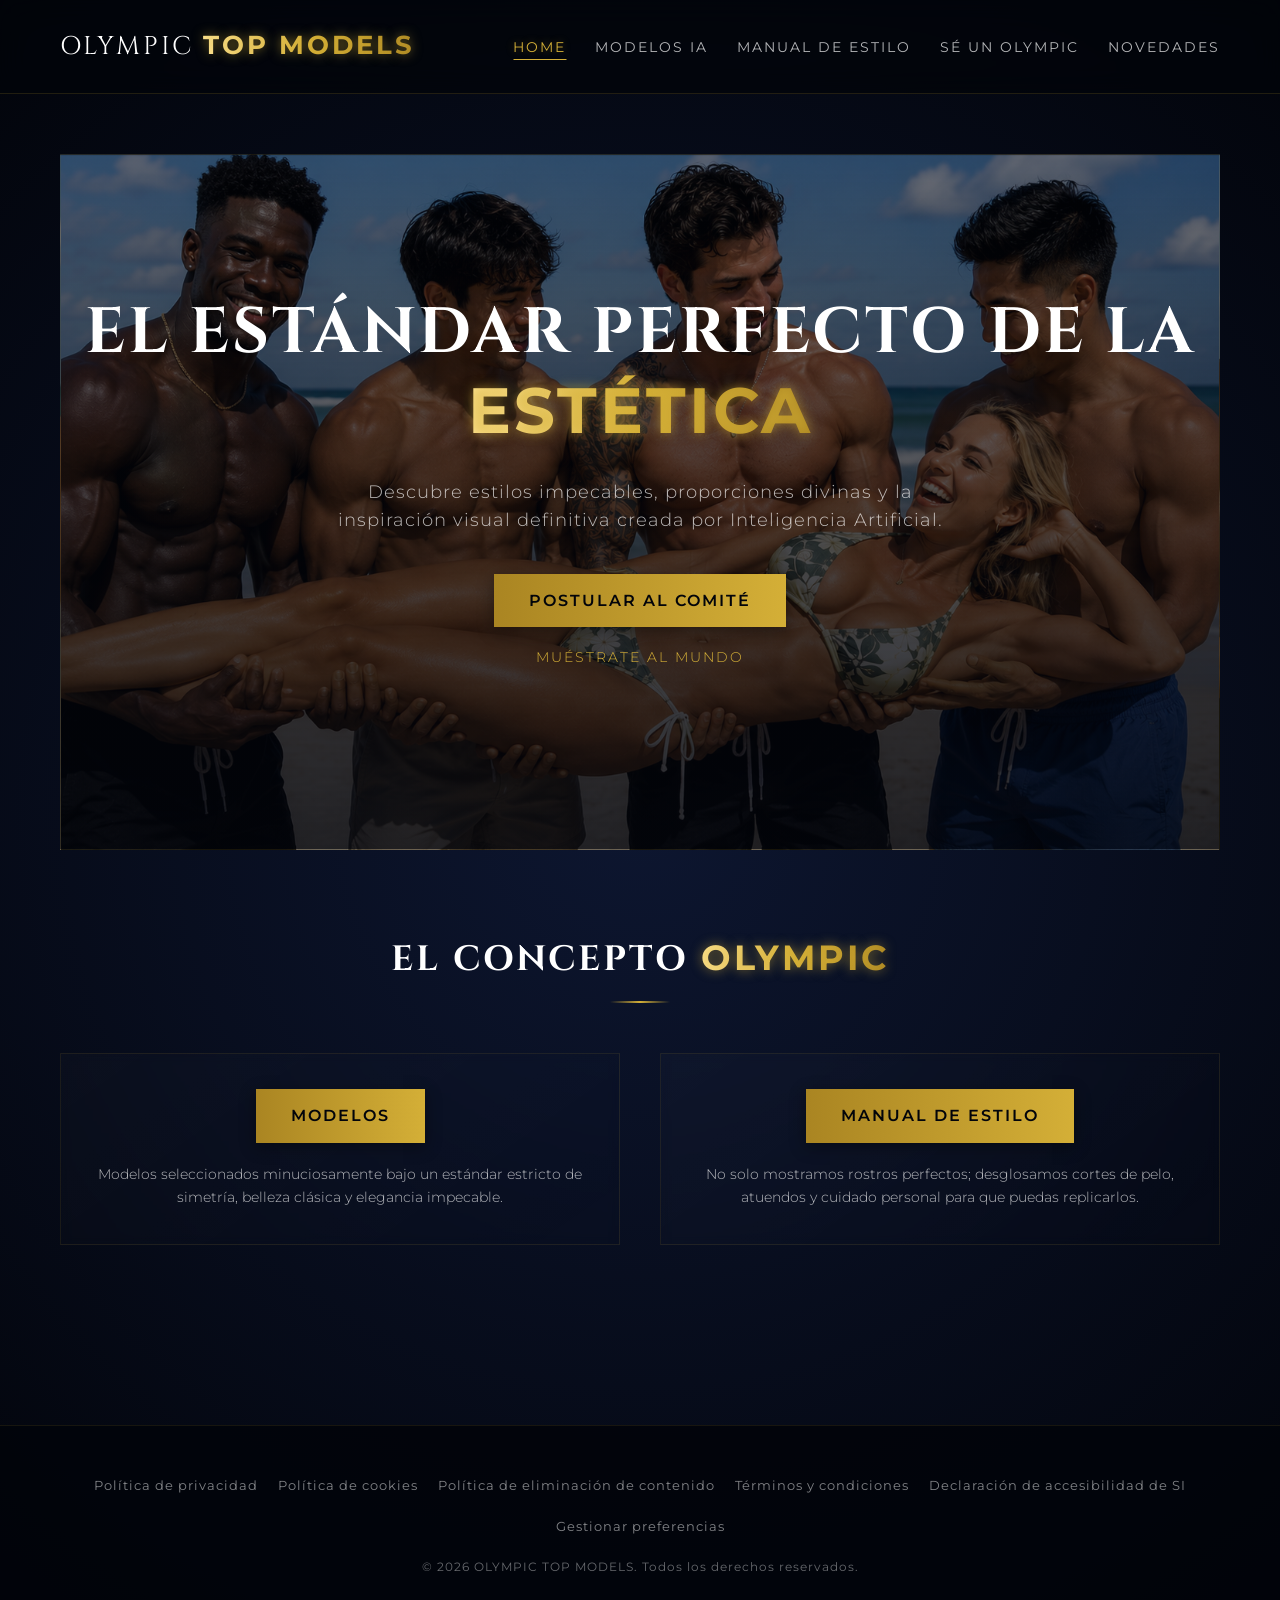
<file: index.html>
<!DOCTYPE html>
<html lang="es">
<head>
    <meta charset="UTF-8">
    <meta name="viewport" content="width=device-width, initial-scale=1.0">
    <title>Olympic Top Models | Home</title>
    <link rel="stylesheet" href="ccsolympic.css">
    <style>
        .hero {
            background-image: linear-gradient(rgba(2, 4, 10, 0.5), rgba(2, 4, 10, 0.85)), url('diorrrrr.png');
            background-size: cover;
            background-position: center;
            padding: 140px 20px;
            border: 1px solid rgba(212, 175, 55, 0.1);
        }
    </style>
</head>
<body>

    <header>
        <div class="nav-container">
            <a href="home.html" class="logo">OLYMPIC <span class="text-gold">TOP MODELS</span></a>
            <nav>
                <a href="home.html" class="active">Home</a>
                <a href="models.html">Modelos IA</a>
                <a href="manual.html">Manual de Estilo</a>
                <a href="formulario.html">Sé un Olympic</a>
                <a href="news.html">Novedades</a>
            </nav>
        </div>
    </header>

    <main class="container">
        <section class="hero">
            <h1>El Estándar Perfecto de la <span class="text-gold">Estética</span></h1>
            <p>Descubre estilos impecables, proporciones divinas y la inspiración visual definitiva creada por Inteligencia Artificial.</p>
            <a href="formulario.html" class="btn-gold">Postular al Comité</a>
            <p style="margin-top: 20px; font-size: 0.85rem; text-transform: uppercase; letter-spacing: 2px; color: #d4af37;">Muéstrate al mundo</p>
        </section>

        <section id="features" style="margin-top: 80px;">
            <h2 class="section-title">El Concepto <span class="text-gold">Olympic</span></h2>
            <div class="grid-models">
                <div class="card" style="padding: 35px; text-align: center;">
                    <a href="models.html" class="btn-gold" style="margin-bottom: 20px;">Modelos</a>
                    <p style="font-size: 0.9rem; color: rgba(255,255,255,0.7); font-weight: 300;">Modelos seleccionados minuciosamente bajo un estándar estricto de simetría, belleza clásica y elegancia impecable.</p>
                </div>
                <div class="card" style="padding: 35px; text-align: center;">
                    <a href="manual.html" class="btn-gold" style="margin-bottom: 20px;">Manual de estilo</a>
                    <p style="font-size: 0.9rem; color: rgba(255,255,255,0.7); font-weight: 300;">No solo mostramos rostros perfectos; desglosamos cortes de pelo, atuendos y cuidado personal para que puedas replicarlos.</p>
                </div>
            </div>
        </section>
    </main>

    <footer>
        <div class="footer-links" style="display: flex; flex-wrap: wrap; justify-content: center; gap: 20px; font-size: 0.8rem;">
            <a href="#" style="color: rgba(255,255,255,0.5); text-decoration: none; transition: color 0.3s; letter-spacing: 1px;" onmouseover="this.style.color='#d4af37'" onmouseout="this.style.color='rgba(255,255,255,0.5)'">Política de privacidad</a>
            <a href="#" style="color: rgba(255,255,255,0.5); text-decoration: none; transition: color 0.3s; letter-spacing: 1px;" onmouseover="this.style.color='#d4af37'" onmouseout="this.style.color='rgba(255,255,255,0.5)'">Política de cookies</a>
            <a href="#" style="color: rgba(255,255,255,0.5); text-decoration: none; transition: color 0.3s; letter-spacing: 1px;" onmouseover="this.style.color='#d4af37'" onmouseout="this.style.color='rgba(255,255,255,0.5)'">Política de eliminación de contenido</a>
            <a href="#" style="color: rgba(255,255,255,0.5); text-decoration: none; transition: color 0.3s; letter-spacing: 1px;" onmouseover="this.style.color='#d4af37'" onmouseout="this.style.color='rgba(255,255,255,0.5)'">Términos y condiciones</a>
            <a href="#" style="color: rgba(255,255,255,0.5); text-decoration: none; transition: color 0.3s; letter-spacing: 1px;" onmouseover="this.style.color='#d4af37'" onmouseout="this.style.color='rgba(255,255,255,0.5)'">Declaración de accesibilidad de SI</a>
            <a href="#" style="color: rgba(255,255,255,0.5); text-decoration: none; transition: color 0.3s; letter-spacing: 1px;" onmouseover="this.style.color='#d4af37'" onmouseout="this.style.color='rgba(255,255,255,0.5)'">Gestionar preferencias</a>
        </div>
        <p>&copy; 2026 OLYMPIC TOP MODELS. Todos los derechos reservados.</p>
    </footer>

</body>
</html>
</file>
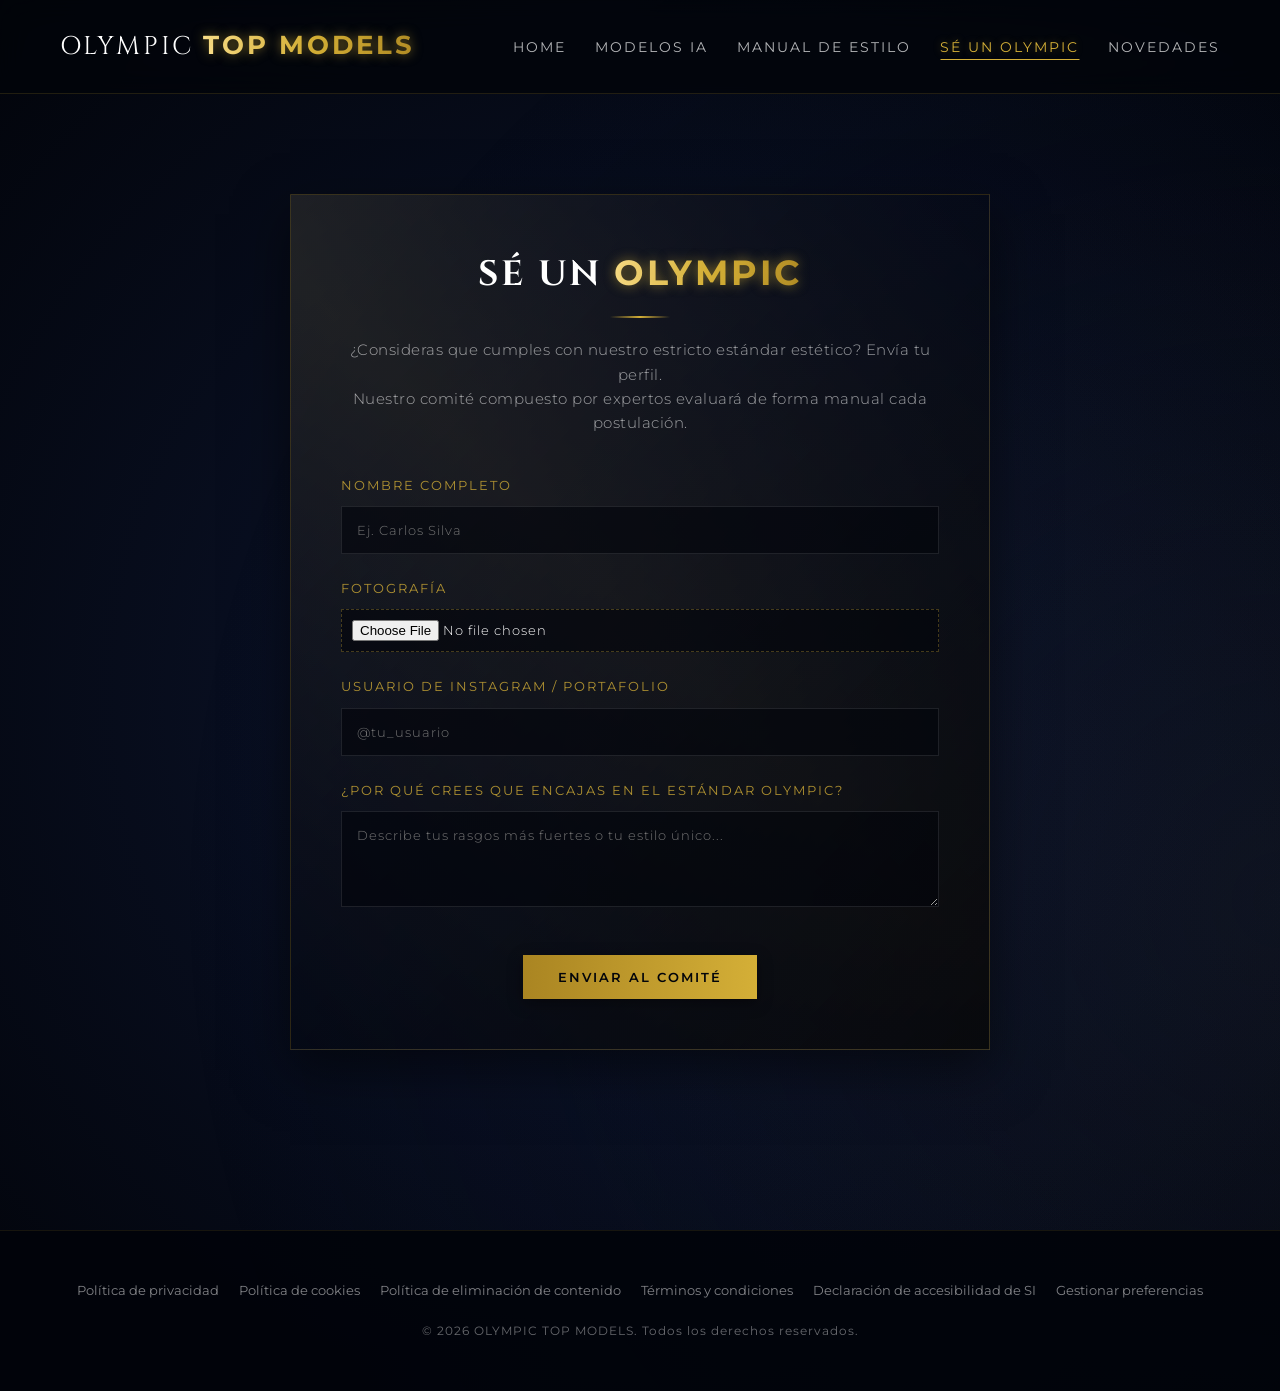
<file: formulario.html>
<!DOCTYPE html>
<html lang="es">
<head>
    <meta charset="UTF-8">
    <meta name="viewport" content="width=device-width, initial-scale=1.0">
    <title>Sé un Olympic | Postulación</title>
    <link rel="stylesheet" href="ccsolympic.css">
</head>
<body class="inner-page">

    <header>
        <div class="nav-container">
            <a href="home.html" class="logo">OLYMPIC <span class="text-gold">TOP MODELS</span></a>
            <nav>
                <a href="home.html">Home</a>
                <a href="models.html">Modelos IA</a>
                <a href="manual.html">Manual de Estilo</a>
                <a href="formulario.html" class="active">Sé un Olympic</a>
                <a href="news.html">Novedades</a>
            </nav>
        </div>
    </header>

    <main class="container">
        <section class="section-olympic">
            <h2 class="section-title" style="text-align: center; margin-bottom: 20px;">
                Sé un <span class="text-gold">Olympic</span>
            </h2>

            <p style="text-align: center; color: rgba(255,255,255,0.6); margin-bottom: 40px; font-size: 0.95rem; font-weight: 300; letter-spacing: 0.5px;">
                ¿Consideras que cumples con nuestro estricto estándar estético? Envía tu perfil.<br>
                Nuestro comité compuesto por expertos evaluará de forma manual cada postulación.
            </p>

            <form onsubmit="event.preventDefault(); alert('Postulación enviada con éxito. El comité revisará tus fotos.');">

                <div class="form-group">
                    <label for="name">Nombre Completo</label>
                    <input type="text" id="name" placeholder="Ej. Carlos Silva" required>
                </div>

                <div class="form-group">
                    <label for="photo">Fotografía</label>
                    <input type="file" id="photo" accept="image/*" required style="padding: 10px; border: 1px dashed rgba(212,175,55,0.3);">
                </div>

                <div class="form-group">
                    <label for="instagram">Usuario de Instagram / Portafolio</label>
                    <input type="text" id="instagram" placeholder="@tu_usuario" required>
                </div>

                <div class="form-group">
                    <label for="motivation">¿Por qué crees que encajas en el estándar Olympic?</label>
                    <textarea id="motivation" rows="4" placeholder="Describe tus rasgos más fuertes o tu estilo único..."></textarea>
                </div>

                <div style="text-align: center; margin-top: 40px;">
                    <button type="submit" class="btn-gold">Enviar al Comité</button>
                </div>

            </form>
        </section>
    </main>

    <footer>
        <div class="footer-links" style="display: flex; flex-wrap: wrap; justify-content: center; gap: 20px; font-size: 0.8rem;">
            <a href="#" style="color: rgba(255,255,255,0.5); text-decoration: none; transition: color 0.3s;" onmouseover="this.style.color='#d4af37'" onmouseout="this.style.color='rgba(255,255,255,0.5)'">Política de privacidad</a>
            <a href="#" style="color: rgba(255,255,255,0.5); text-decoration: none; transition: color 0.3s;" onmouseover="this.style.color='#d4af37'" onmouseout="this.style.color='rgba(255,255,255,0.5)'">Política de cookies</a>
            <a href="#" style="color: rgba(255,255,255,0.5); text-decoration: none; transition: color 0.3s;" onmouseover="this.style.color='#d4af37'" onmouseout="this.style.color='rgba(255,255,255,0.5)'">Política de eliminación de contenido</a>
            <a href="#" style="color: rgba(255,255,255,0.5); text-decoration: none; transition: color 0.3s;" onmouseover="this.style.color='#d4af37'" onmouseout="this.style.color='rgba(255,255,255,0.5)'">Términos y condiciones</a>
            <a href="#" style="color: rgba(255,255,255,0.5); text-decoration: none; transition: color 0.3s;" onmouseover="this.style.color='#d4af37'" onmouseout="this.style.color='rgba(255,255,255,0.5)'">Declaración de accesibilidad de SI</a>
            <a href="#" style="color: rgba(255,255,255,0.5); text-decoration: none; transition: color 0.3s;" onmouseover="this.style.color='#d4af37'" onmouseout="this.style.color='rgba(255,255,255,0.5)'">Gestionar preferencias</a>
        </div>
        <p>&copy; 2026 OLYMPIC TOP MODELS. Todos los derechos reservados.</p>
    </footer>

</body>
</html>
</file>
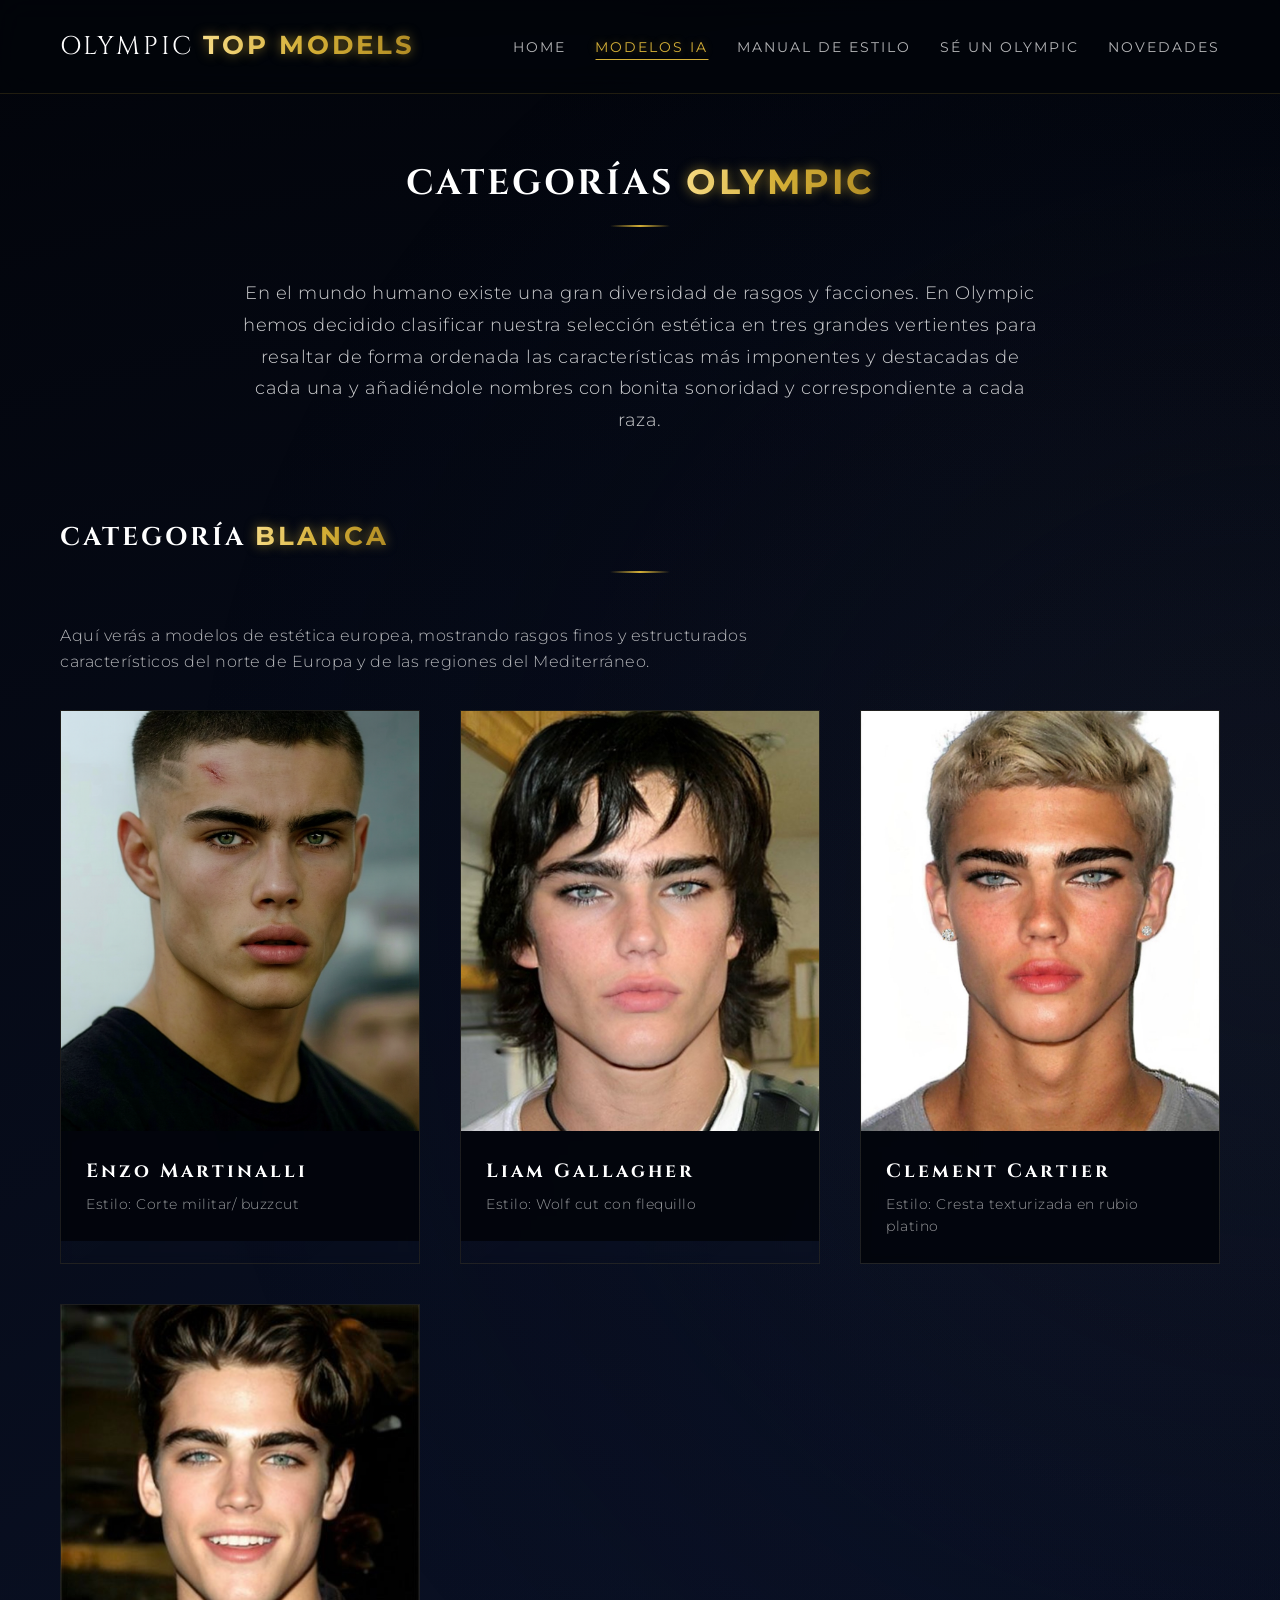
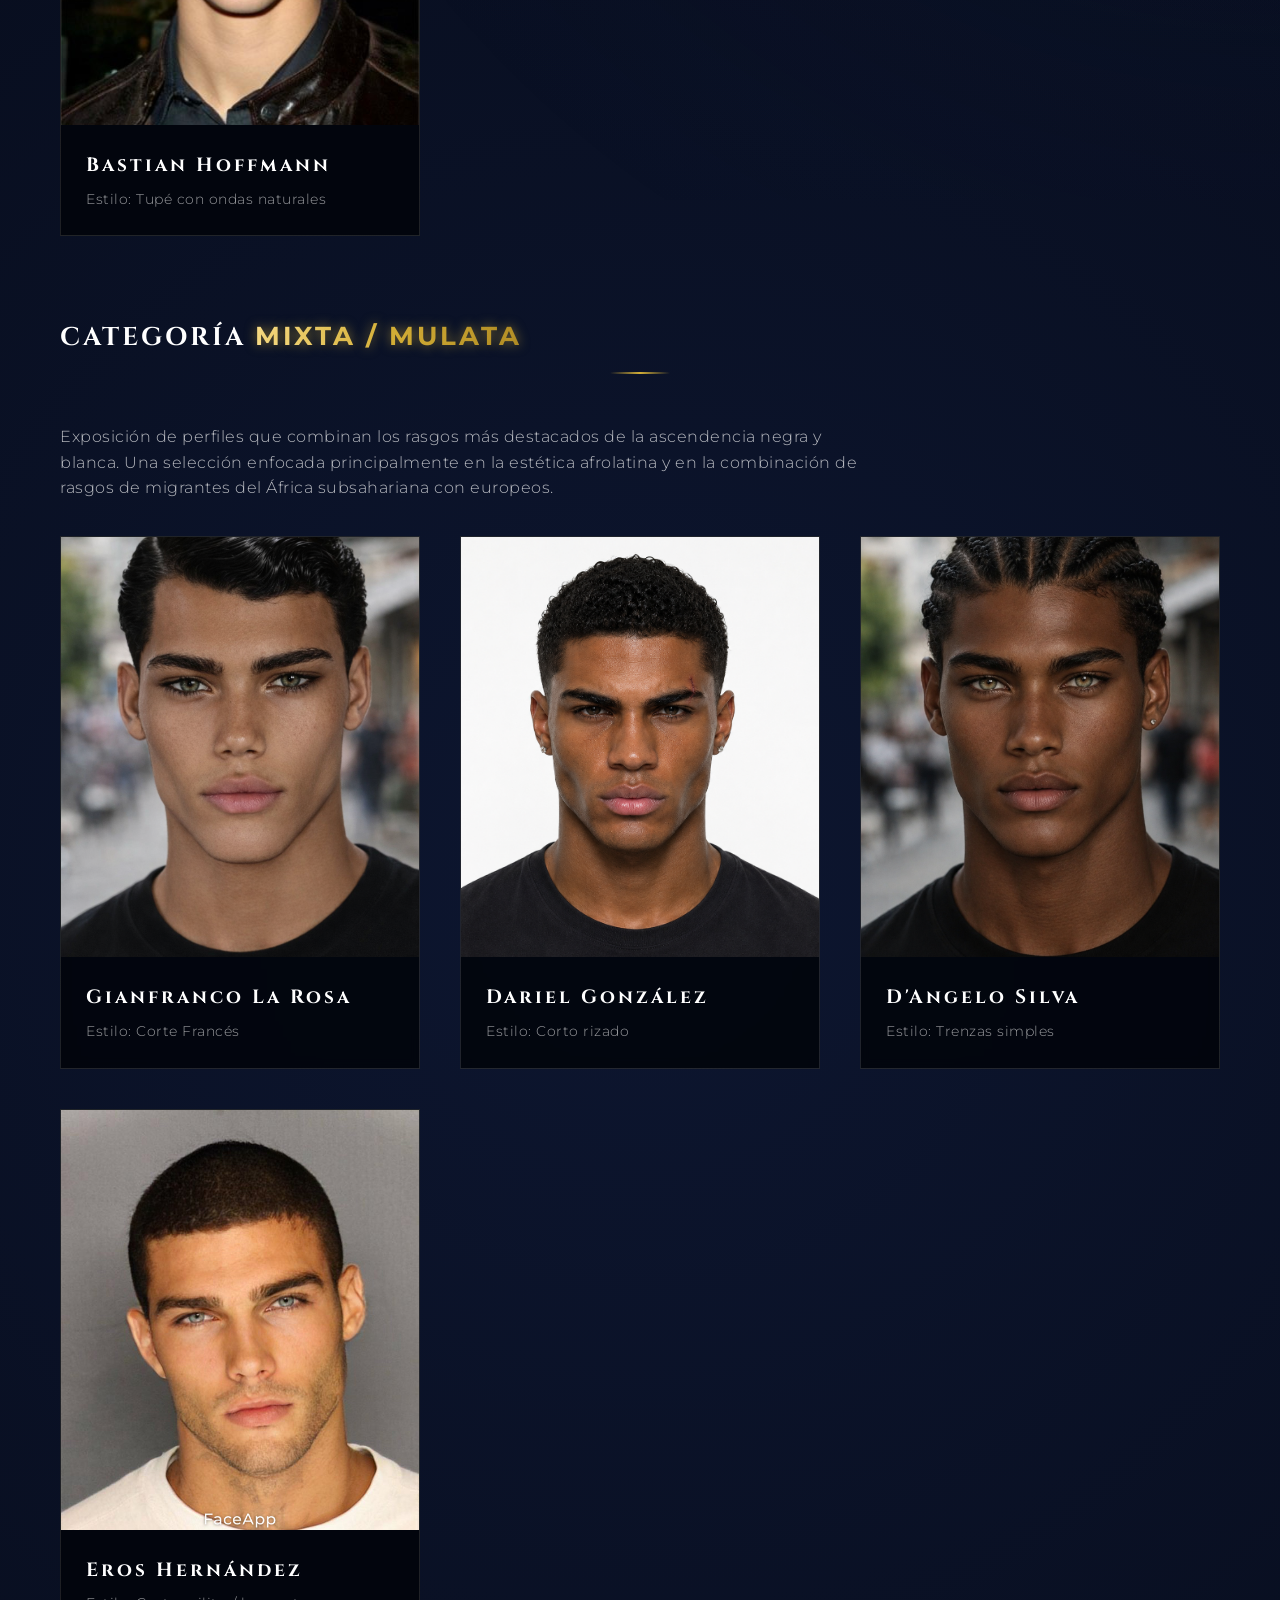
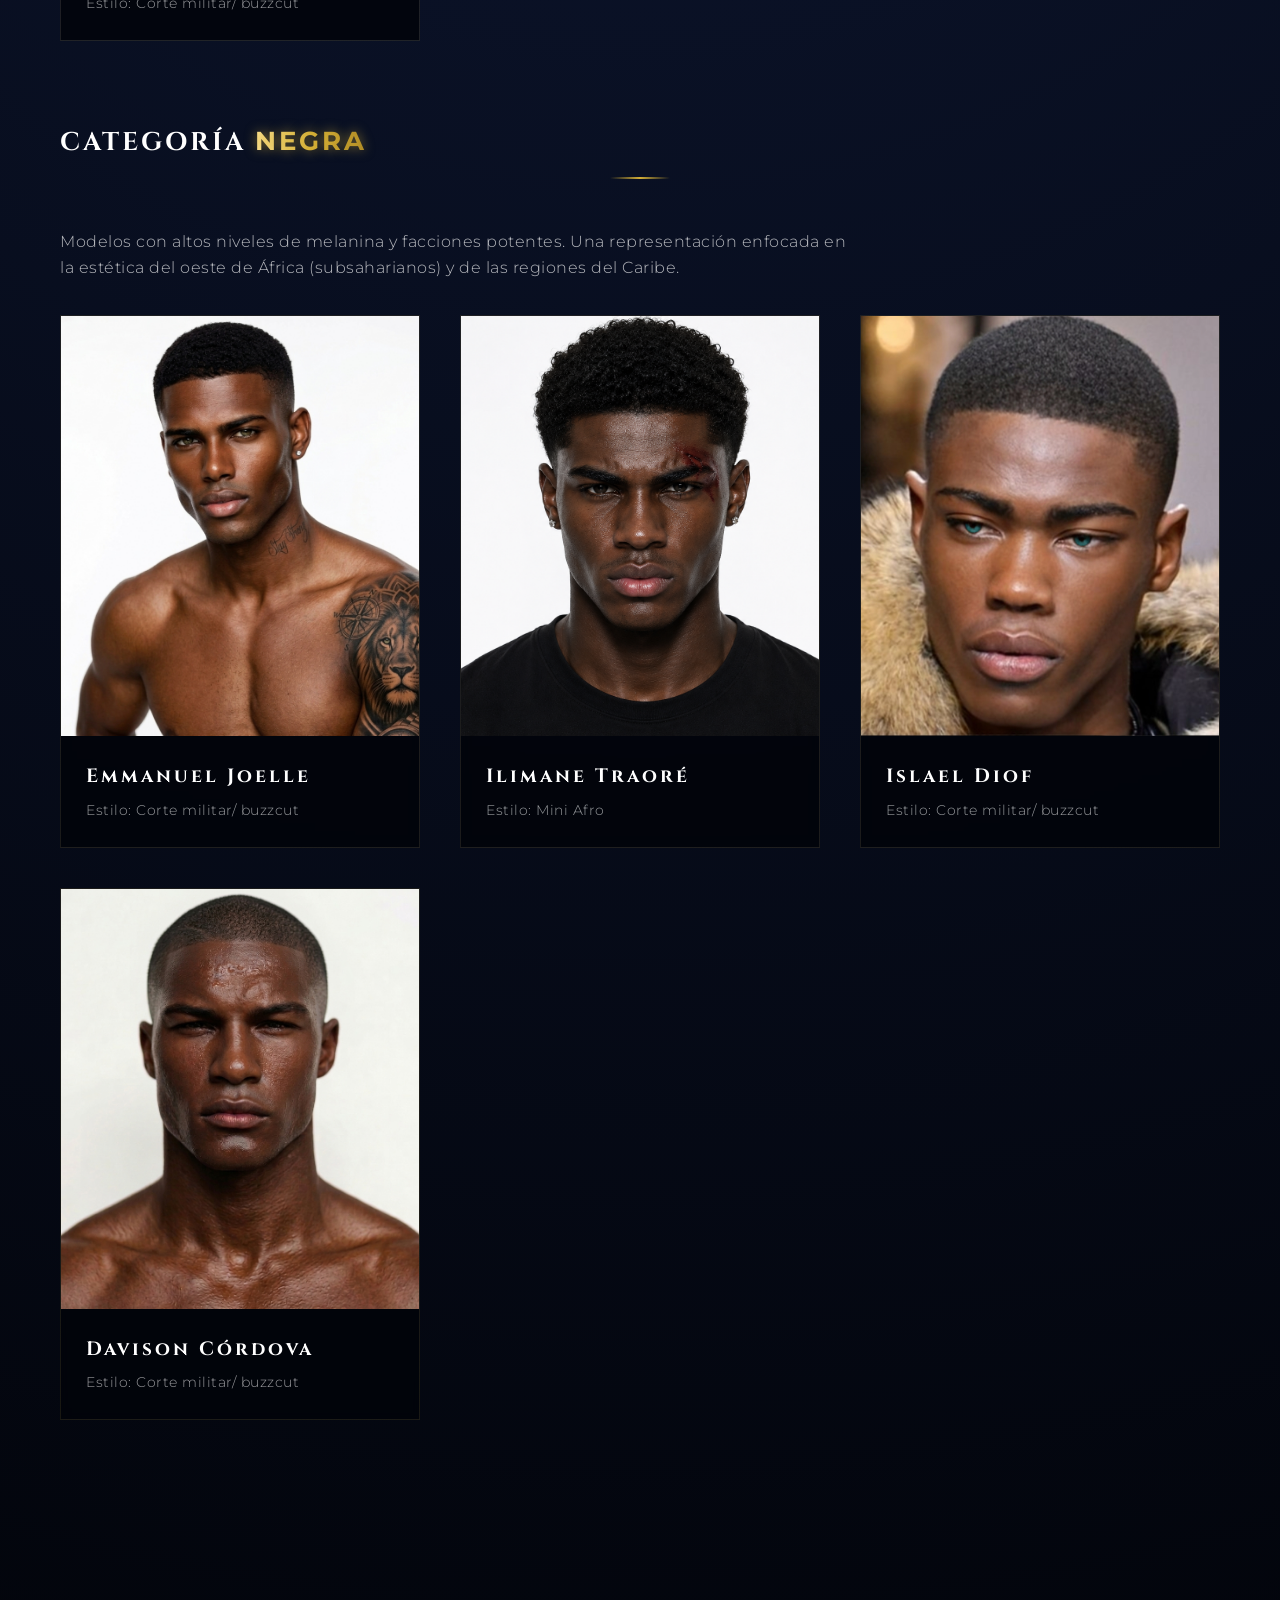
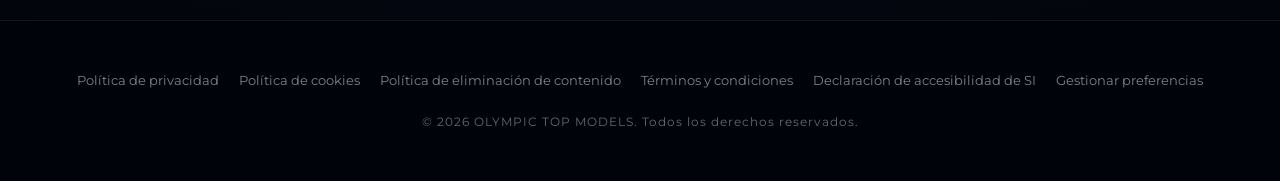
<file: models.html>
<!DOCTYPE html>
<html lang="es">
<head>
    <meta charset="UTF-8">
    <meta name="viewport" content="width=device-width, initial-scale=1.0">
    <title>Categorías | Olympic Top Models</title>
    <link rel="stylesheet" href="ccsolympic.css">
    <style>
        .card-img {
            width: 100%;
            height: 420px;
            object-fit: cover;
            display: block;
            background-color: #02040a;
        }
        /* Estilo de tipografía limpia y sofisticada para las descripciones de categorías */
        .category-intro {
            color: rgba(255,255,255,0.7); 
            margin-bottom: 35px; 
            max-width: 800px;
            font-weight: 300;
            letter-spacing: 0.5px;
        }
    </style>
</head>
<body class="inner-page">

    <header>
        <div class="nav-container">
            <a href="home.html" class="logo">OLYMPIC <span class="text-gold">TOP MODELS</span></a>
            <nav>
                <a href="home.html">Home</a>
                <a href="models.html" class="active">Modelos IA</a>
                <a href="manual.html">Manual de Estilo</a>
                <a href="formulario.html">Sé un Olympic</a>
                <a href="news.html">Novedades</a>
            </nav>
        </div>
    </header>

    <main class="container">
        <section style="text-align: center; margin-bottom: 80px;">
            <h2 class="section-title">Categorías <span class="text-gold">Olympic</span></h2>
            <p style="max-width: 800px; margin: 0 auto; color: rgba(255,255,255,0.8); font-size: 1.1rem; font-weight: 300; line-height: 1.8; letter-spacing: 0.5px;">
                En el mundo humano existe una gran diversidad de rasgos y facciones. En Olympic hemos decidido clasificar nuestra selección estética en tres grandes vertientes para resaltar de forma ordenada las características más imponentes y destacadas de cada una y añadiéndole nombres con bonita sonoridad y correspondiente a cada raza.
            </p>
        </section>

        <section style="margin-bottom: 80px;">
            <h3 class="section-title" style="text-align: left; font-size: 1.6rem;">Categoría <span class="text-gold">Blanca</span></h3>
            <p class="category-intro">
                Aquí verás a modelos de estética europea, mostrando rasgos finos y estructurados característicos del norte de Europa y de las regiones del Mediterráneo.
            </p>
            <div class="grid-models">
                <div class="card">
                    <div class="card-img-wrapper"><img src="herida.PNG" alt="Olympic Euro 1" class="card-img"></div>
                    <div class="card-info">
                        <h3>Enzo Martinalli</h3>
                        <p>Estilo: Corte militar/ buzzcut</p>
                    </div>
                </div>
                <div class="card">
                    <div class="card-img-wrapper"><img src="wolfff.JPEG" alt="Olympic Euro 2" class="card-img"></div>
                    <div class="card-info">
                        <h3>Liam Gallagher</h3>
                        <p>Estilo: Wolf cut con flequillo</p>
                    </div>
                </div>
                <div class="card">
                    <div class="card-img-wrapper"><img src="bloncee.jpg" alt="Olympic Euro 3" class="card-img"></div>
                    <div class="card-info">
                        <h3>Clement Cartier</h3>
                        <p>Estilo: Cresta texturizada en rubio platino</p>
                    </div>
                </div>
                <div class="card">
                    <div class="card-img-wrapper"><img src="withedior.JPG" alt="Olympic Euro 4" class="card-img"></div>
                    <div class="card-info">
                        <h3>Bastian Hoffmann</h3>
                        <p>Estilo: Tupé con ondas naturales</p>
                    </div>
                </div>
            </div>
        </section>

        <section style="margin-bottom: 80px;">
            <h3 class="section-title" style="text-align: left; font-size: 1.6rem;">Categoría <span class="text-gold">Mixta / Mulata</span></h3>
            <p class="category-intro">
                Exposición de perfiles que combinan los rasgos más destacados de la ascendencia negra y blanca. Una selección enfocada principalmente en la estética afrolatina y en la combinación de rasgos de migrantes del África subsahariana con europeos.
            </p>
            <div class="grid-models">
                <div class="card">
                    <div class="card-img-wrapper"><img src="italiann.PNG" alt="Olympic Fusion 1" class="card-img"></div>
                    <div class="card-info">
                        <h3>Gianfranco La Rosa</h3>
                        <p>Estilo: Corte Francés</p>
                    </div>
                </div>
                <div class="card">
                    <div class="card-img-wrapper"><img src="cuban.PNG" alt="Olympic Fusion 2" class="card-img"></div>
                    <div class="card-info">
                        <h3>Dariel González</h3>
                        <p>Estilo: Corto rizado</p>
                    </div>
                </div>
                <div class="card">
                    <div class="card-img-wrapper"><img src="elmastopmodel.png" alt="Olympic Fusion 3" class="card-img"></div>
                    <div class="card-info">
                        <h3>D'Angelo Silva</h3>
                        <p>Estilo: Trenzas simples</p>
                    </div>
                </div>
                <div class="card">
                    <div class="card-img-wrapper"><img src="limit_mulato.JPG" alt="Olympic Fusion 4" class="card-img"></div>
                    <div class="card-info">
                        <h3>Eros Hernández</h3>
                        <p>Estilo: Corte militar/ buzzcut</p>
                    </div>
                </div>
            </div>
        </section>

        <section style="margin-bottom: 60px;">
            <h3 class="section-title" style="text-align: left; font-size: 1.6rem;">Categoría <span class="text-gold">Negra</span></h3>
            <p class="category-intro">
                Modelos con altos niveles de melanina y facciones potentes. Una representación enfocada en la estética del oeste de África (subsaharianos) y de las regiones del Caribe.
            </p>
            <div class="grid-models">
                <div class="card">
                    <div class="card-img-wrapper"><img src="tatoobk.PNG" alt="Olympic Dark 1" class="card-img"></div>
                    <div class="card-info">
                        <h3>Emmanuel Joelle</h3>
                        <p>Estilo: Corte militar/ buzzcut</p>
                    </div>
                </div>
                <div class="card">
                    <div class="card-img-wrapper"><img src="darkkk47.PNG" alt="Olympic Dark 2" class="card-img"></div>
                    <div class="card-info">
                        <h3>Ilimane Traoré</h3>
                        <p>Estilo: Mini Afro</p>
                    </div>
                </div>
                <div class="card">
                    <div class="card-img-wrapper"><img src="celes.jpg" alt="Olympic Dark 3" class="card-img"></div>
                    <div class="card-info">
                        <h3>Islael Diof</h3>
                        <p>Estilo: Corte militar/ buzzcut</p>
                    </div>
                </div>
                <div class="card">
                    <div class="card-img-wrapper"><img src="blackserio.PNG" alt="Olympic Dark 4" class="card-img"></div>
                    <div class="card-info">
                        <h3>Davison Córdova</h3>
                        <p>Estilo: Corte militar/ buzzcut</p>
                    </div>
                </div>
            </div>
        </section>
    </main>

    <footer>
        <div class="footer-links" style="display: flex; flex-wrap: wrap; justify-content: center; gap: 20px; font-size: 0.8rem;">
            <a href="#" style="color: rgba(255,255,255,0.5); text-decoration: none; transition: color 0.3s;" onmouseover="this.style.color='#d4af37'" onmouseout="this.style.color='rgba(255,255,255,0.5)'">Política de privacidad</a>
            <a href="#" style="color: rgba(255,255,255,0.5); text-decoration: none; transition: color 0.3s;" onmouseover="this.style.color='#d4af37'" onmouseout="this.style.color='rgba(255,255,255,0.5)'">Política de cookies</a>
            <a href="#" style="color: rgba(255,255,255,0.5); text-decoration: none; transition: color 0.3s;" onmouseover="this.style.color='#d4af37'" onmouseout="this.style.color='rgba(255,255,255,0.5)'">Política de eliminación de contenido</a>
            <a href="#" style="color: rgba(255,255,255,0.5); text-decoration: none; transition: color 0.3s;" onmouseover="this.style.color='#d4af37'" onmouseout="this.style.color='rgba(255,255,255,0.5)'">Términos y condiciones</a>
            <a href="#" style="color: rgba(255,255,255,0.5); text-decoration: none; transition: color 0.3s;" onmouseover="this.style.color='#d4af37'" onmouseout="this.style.color='rgba(255,255,255,0.5)'">Declaración de accesibilidad de SI</a>
            <a href="#" style="color: rgba(255,255,255,0.5); text-decoration: none; transition: color 0.3s;" onmouseover="this.style.color='#d4af37'" onmouseout="this.style.color='rgba(255,255,255,0.5)'">Gestionar preferencias</a>
        </div>
        <p>&copy; 2026 OLYMPIC TOP MODELS. Todos los derechos reservados.</p>
    </footer>

</body>
</html>
</file>
<file: ccsolympic.css>
/* --- GOOGLE FONTS: ALTA COSTURA Y ELEGANCIA --- */
@import url('https://fonts.googleapis.com/css2?family=Cinzel:wght@400;700&family=Montserrat:wght@300;400;600&display=swap');

/* --- ESTILOS GENERALES --- */
* {
    margin: 0;
    padding: 0;
    box-sizing: border-box;
    font-family: 'Montserrat', sans-serif;
}

body {
    background: radial-gradient(circle at 50% 50%, #0d1630 0%, #02040a 100%);
    color: #ffffff;
    min-height: 100vh;
    line-height: 1.6;
    overflow-x: hidden;
}

/* Animación de fondo en movimiento sutil solo para páginas internas */
body.inner-page::before {
    content: '';
    position: fixed;
    top: 0;
    left: 0;
    width: 200%;
    height: 200%;
    background: radial-gradient(circle, rgba(212, 175, 55, 0.03) 0%, transparent 50%),
                radial-gradient(circle, rgba(13, 22, 48, 0.4) 0%, transparent 70%);
    z-index: -1;
    animation: luxuryFloat 25s infinite linear;
    pointer-events: none;
}

@keyframes luxuryFloat {
    0% { transform: translate(0, 0) rotate(0deg); }
    50% { transform: translate(-10%, -10%) rotate(180deg); }
    100% { transform: translate(0, 0) rotate(360deg); }
}

/* --- LOGO Y TÍTULOS IDÉNTICOS --- */
.logo, h1, h2, h3, .section-title {
    font-family: 'Cinzel', serif;
    letter-spacing: 3px;
}

/* --- DETALLES EN DORADO SENSUAL --- */
.text-gold {
    color: #d4af37;
    font-weight: bold;
    text-shadow: 0px 0px 12px rgba(212, 175, 55, 0.6);
    background: linear-gradient(90deg, #ffe596, #d4af37, #aa8522);
    -webkit-background-clip: text;
    -webkit-text-fill-color: transparent;
    display: inline-block;
}

.btn-gold {
    background: linear-gradient(90deg, #aa8522 0%, #d4af37 50%, #aa8522 100%);
    background-size: 200% auto;
    color: #02040a;
    padding: 14px 35px;
    border: none;
    border-radius: 0px; /* Bordes rectos para mayor elegancia */
    font-weight: 600;
    text-transform: uppercase;
    letter-spacing: 2px;
    cursor: pointer;
    transition: all 0.5s ease;
    text-decoration: none;
    display: inline-block;
    box-shadow: 0px 4px 15px rgba(0, 0, 0, 0.4);
}

.btn-gold:hover {
    background-position: right center;
    transform: translateY(-3px);
    box-shadow: 0px 8px 25px rgba(212, 175, 55, 0.5);
    letter-spacing: 3px;
}

/* --- NAVEGACIÓN COMPACTA Y DIFUMINADA --- */
header {
    border-bottom: 1px solid rgba(212, 175, 55, 0.15);
    background-color: rgba(2, 4, 10, 0.75);
    backdrop-filter: blur(15px);
    -webkit-backdrop-filter: blur(15px);
    position: sticky;
    top: 0;
    z-index: 1000;
}

.nav-container {
    max-width: 1200px;
    margin: 0 auto;
    padding: 25px 20px;
    display: flex;
    justify-content: space-between;
    align-items: center;
}

.logo {
    font-size: 1.6rem;
    color: #ffffff;
    text-decoration: none;
    transition: opacity 0.3s;
}

.logo:hover {
    opacity: 0.9;
}

nav a {
    color: rgba(255, 255, 255, 0.7);
    text-decoration: none;
    margin-left: 25px;
    font-size: 0.85rem;
    text-transform: uppercase;
    letter-spacing: 2px;
    transition: all 0.4s ease;
    position: relative;
    padding-bottom: 5px;
}

nav a::after {
    content: '';
    position: absolute;
    bottom: 0;
    left: 50%;
    width: 0;
    height: 1px;
    background: #d4af37;
    transition: all 0.4s ease;
    transform: translateX(-50%);
}

nav a:hover::after, nav a.active::after {
    width: 100%;
}

nav a:hover, nav a.active {
    color: #d4af37;
    text-shadow: 0 0 8px rgba(212, 175, 55, 0.4);
}

/* --- CONTENEDOR PRINCIPAL --- */
.container {
    max-width: 1200px;
    margin: 0 auto;
    padding: 60px 20px;
}

/* --- HERO (HOME) --- */
.hero {
    text-align: center;
    padding: 14px 20px;
    animation: fadeIn 1.5s ease;
}

.hero h1 {
    font-size: 4rem;
    margin-bottom: 25px;
    text-transform: uppercase;
    line-height: 1.2;
}

.hero p {
    font-size: 1.1rem;
    font-weight: 300;
    max-width: 650px;
    margin: 0 auto 40px auto;
    color: rgba(255, 255, 255, 0.7);
    letter-spacing: 1px;
}

@keyframes fadeIn {
    from { opacity: 0; transform: translateY(20px); }
    to { opacity: 1; transform: translateY(0); }
}

/* --- SECCIONES Y TARJETAS DINÁMICAS --- */
.section-title {
    font-size: 2.2rem;
    text-transform: uppercase;
    text-align: center;
    margin-bottom: 50px;
    position: relative;
    padding-bottom: 15px;
}

.section-title::after {
    content: '';
    position: absolute;
    bottom: 0;
    left: 50%;
    transform: translateX(-50%);
    width: 60px;
    height: 2px;
    background: linear-gradient(90deg, transparent, #d4af37, transparent);
}

.grid-models {
    display: grid;
    grid-template-columns: repeat(auto-fit, minmax(280px, 1fr));
    gap: 40px;
    margin-bottom: 40px;
}

/* Tarjetas con zoom sutil e iluminación premium */
.card {
    background: linear-gradient(145deg, rgba(255, 255, 255, 0.02) 0%, rgba(255, 255, 255, 0.00) 100%);
    border: 1px solid rgba(212, 175, 55, 0.1);
    backdrop-filter: blur(5px);
    overflow: hidden;
    transition: all 0.5s cubic-bezier(0.25, 1, 0.5, 1);
    position: relative;
}

.card:hover {
    transform: translateY(-10px);
    border: 1px solid rgba(212, 175, 55, 0.5);
    box-shadow: 0px 15px 35px rgba(212, 175, 55, 0.15);
}

.card-img-wrapper {
    overflow: hidden;
    position: relative;
}

.card-img, .card-img-placeholder {
    transition: transform 0.8s cubic-bezier(0.25, 1, 0.5, 1);
}

.card:hover .card-img, .card:hover .card-img-placeholder {
    transform: scale(1.07);
}

.card-info {
    padding: 25px;
    background: rgba(2, 4, 10, 0.85);
    position: relative;
    z-index: 2;
}

.card-info h3 {
    font-size: 1.2rem;
    margin-bottom: 8px;
    color: #ffffff;
}

.card-info p {
    font-size: 0.85rem;
    color: rgba(255, 255, 255, 0.6);
    font-weight: 300;
    letter-spacing: 0.5px;
}

/* --- FORMULARIOS PREMIUM --- */
.section-olympic {
    background: linear-gradient(135deg, rgba(10, 17, 40, 0.6) 0%, rgba(2, 4, 10, 0.9) 100%);
    border: 1px solid rgba(212, 175, 55, 0.2);
    padding: 50px;
    box-shadow: 0 20px 50px rgba(0,0,0,0.5);
    max-width: 700px;
    margin: 40px auto;
    position: relative;
}

/* Glow en las esquinas del formulario para la vibra sensual/nocturna */
.section-olympic::before {
    content: '';
    position: absolute;
    top: -1px; left: -1px; right: -1px; bottom: -1px;
    border-radius: inherit;
    background: linear-gradient(45deg, transparent, rgba(212,175,55,0.3), transparent);
    z-index: -1;
    pointer-events: none;
}

.form-group {
    margin-bottom: 25px;
}

.form-group label {
    display: block;
    margin-bottom: 10px;
    font-size: 0.8rem;
    text-transform: uppercase;
    letter-spacing: 2px;
    color: rgba(212, 175, 55, 0.8);
}

.form-group input, .form-group textarea {
    width: 100%;
    padding: 15px;
    background-color: rgba(2, 4, 10, 0.6);
    border: 1px solid rgba(255, 255, 255, 0.1);
    color: #ffffff;
    font-weight: 300;
    letter-spacing: 1px;
    transition: all 0.4s ease;
}

.form-group input:focus, .form-group textarea:focus {
    outline: none;
    border-color: #d4af37;
    background-color: rgba(13, 22, 48, 0.8);
    box-shadow: 0 0 15px rgba(212, 175, 55, 0.1);
}

/* --- FOOTER --- */
footer {
    text-align: center;
    padding: 50px 20px;
    margin-top: 80px;
    border-top: 1px solid rgba(212, 175, 55, 0.1);
    background: rgba(2, 4, 10, 0.9);
}

footer p {
    font-size: 0.75rem;
    color: rgba(255, 255, 255, 0.4);
    letter-spacing: 1px;
    margin-top: 20px;
}
</file>
